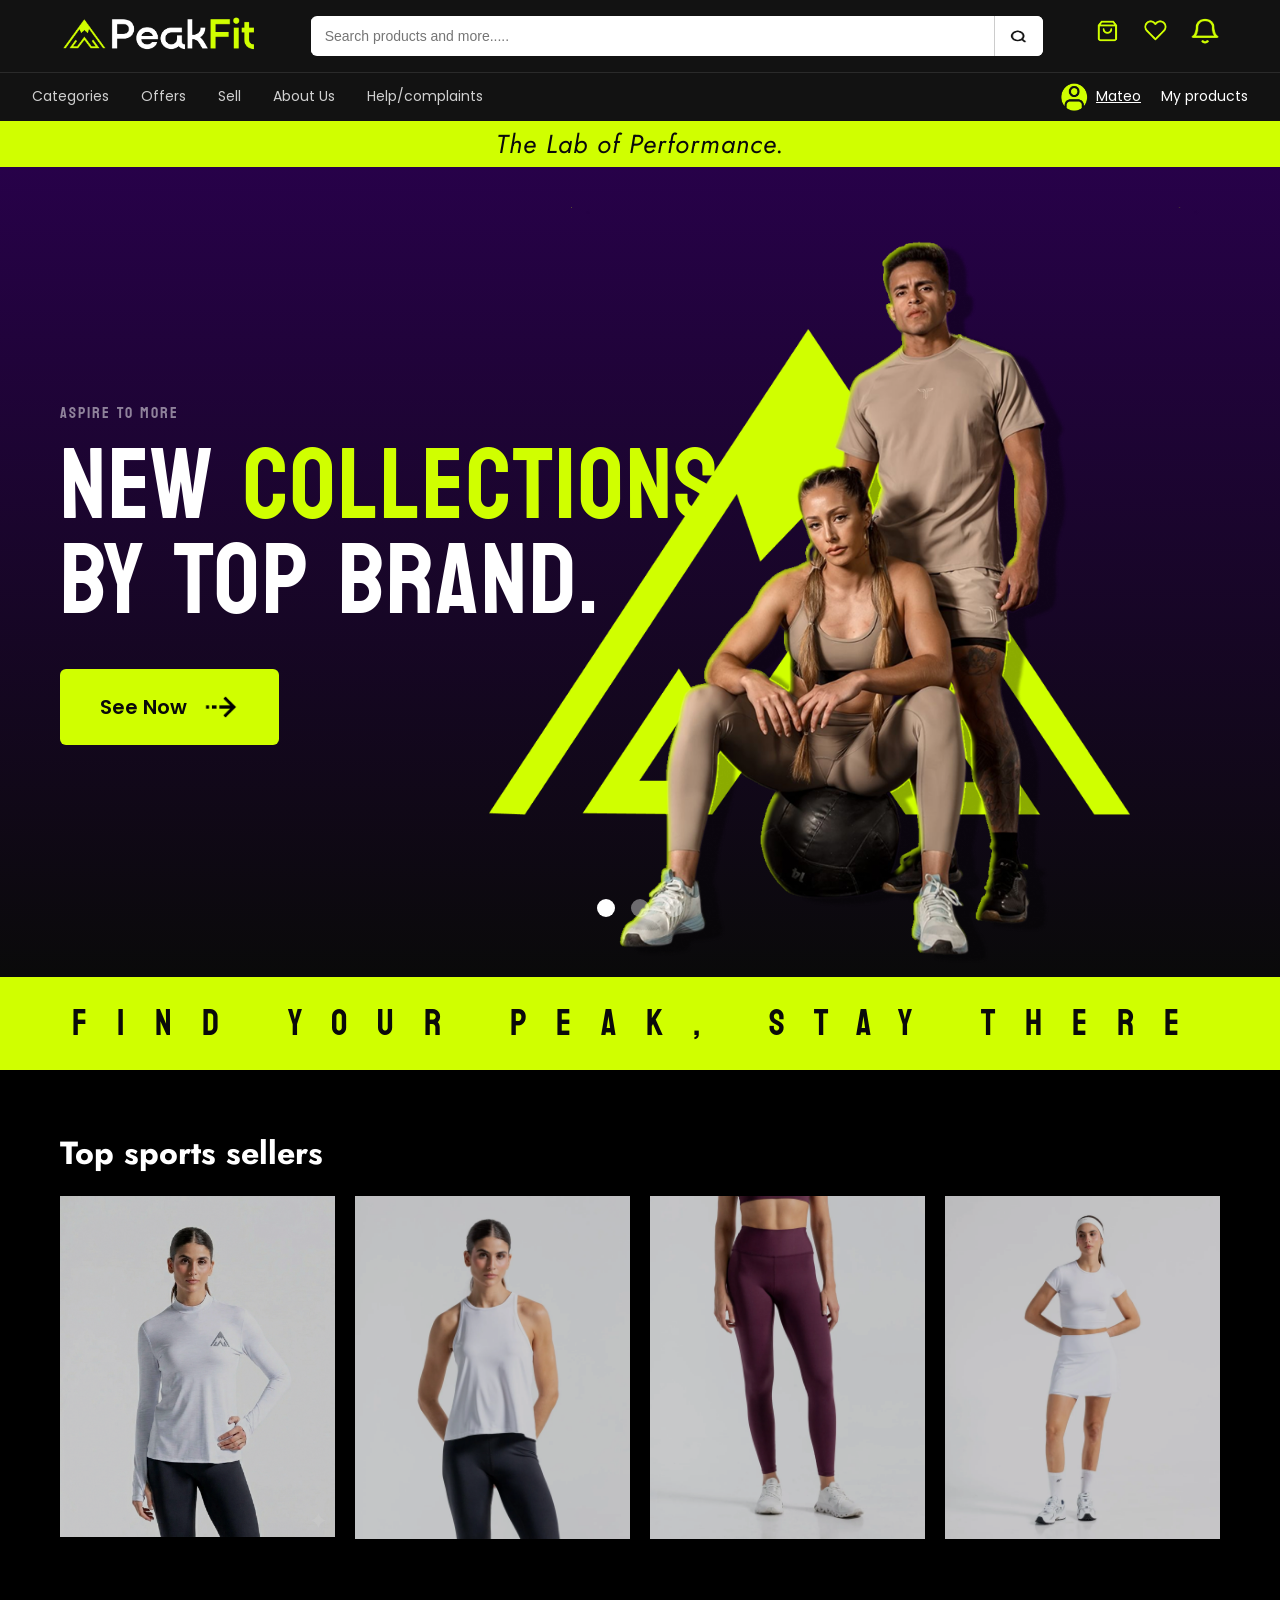
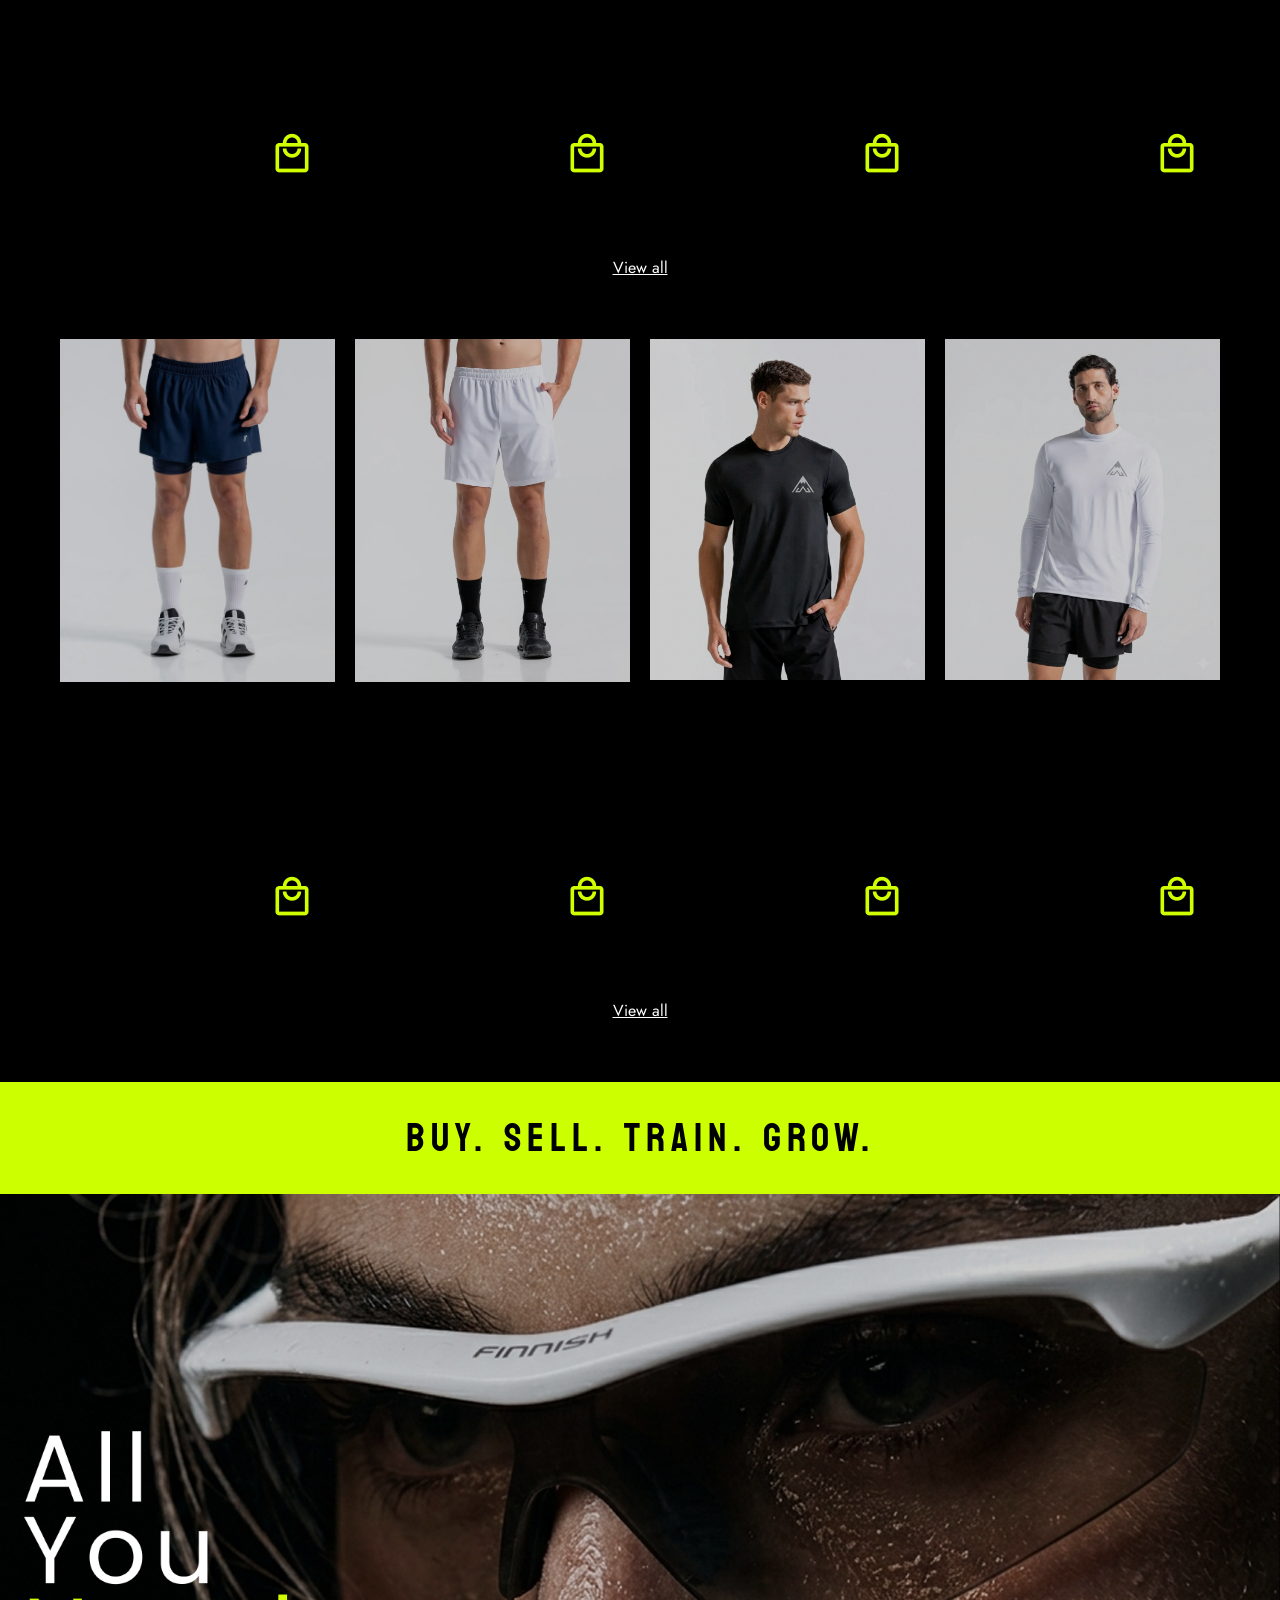
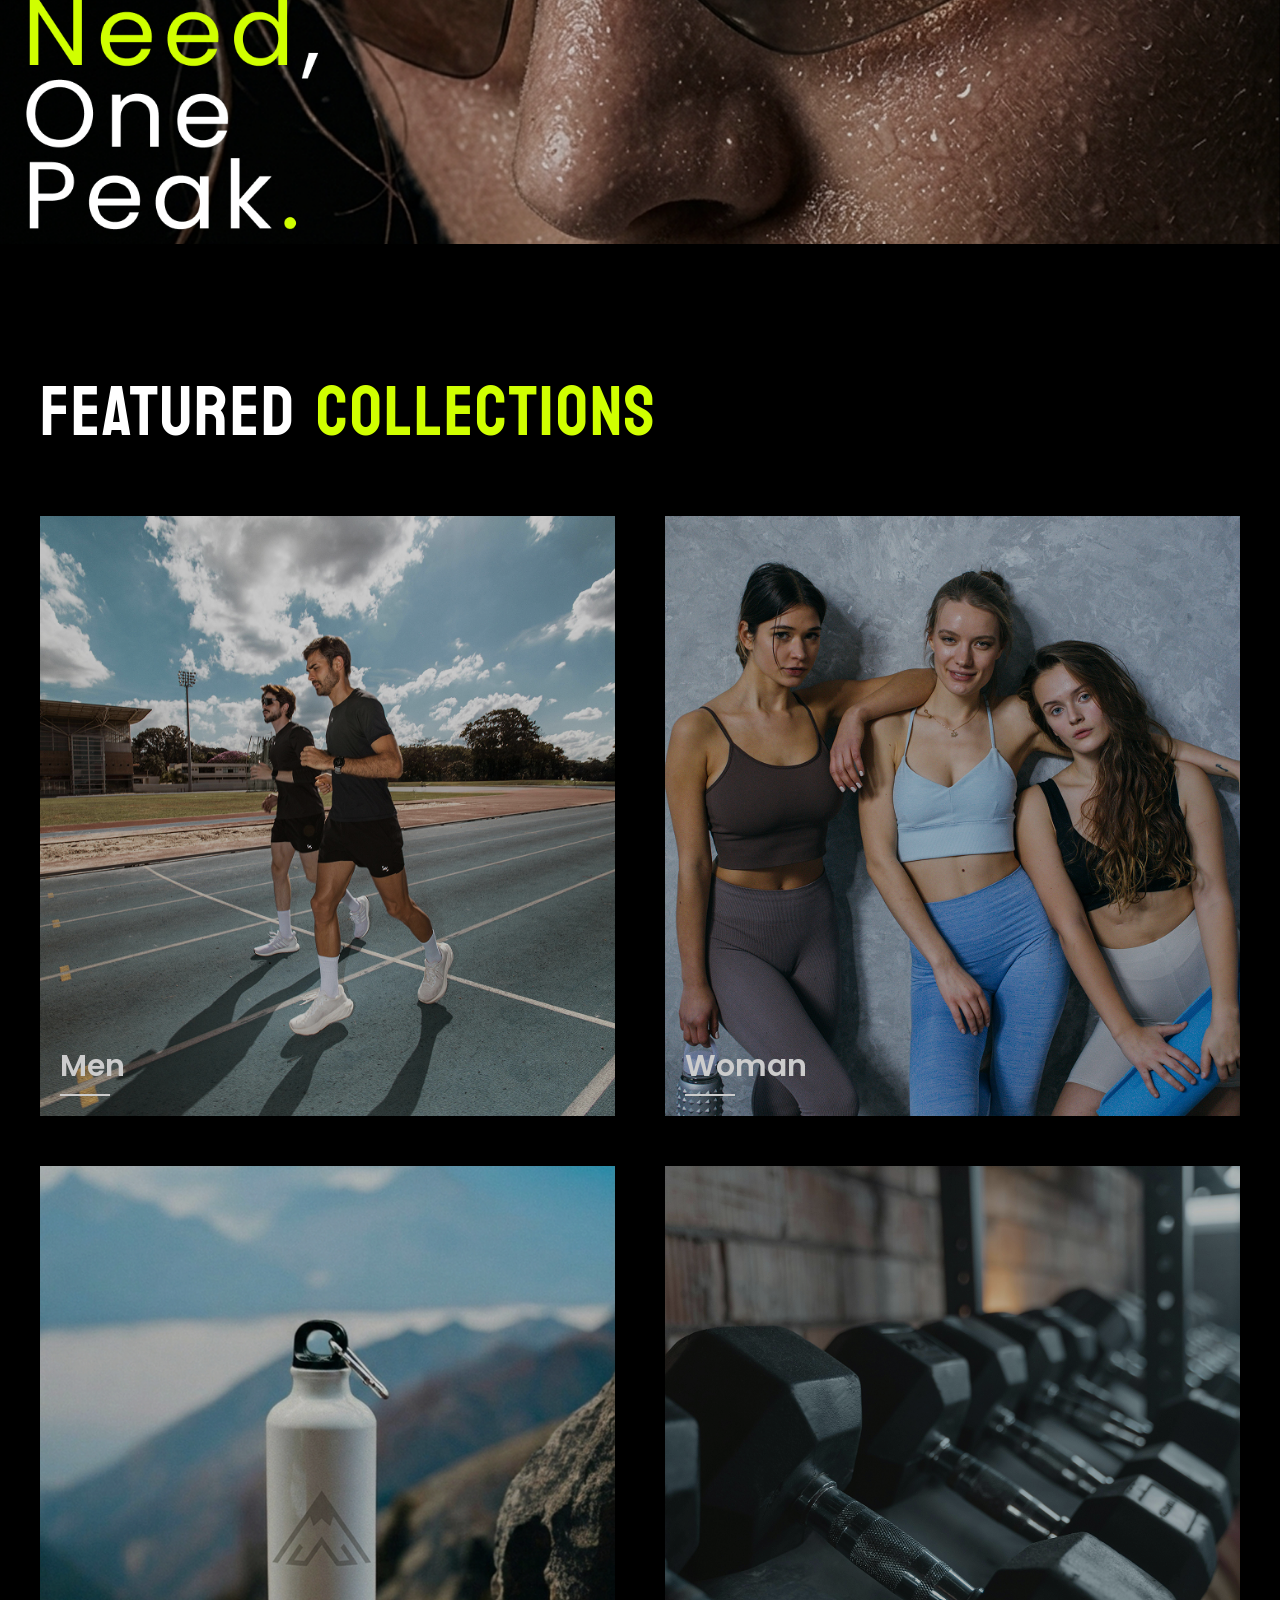
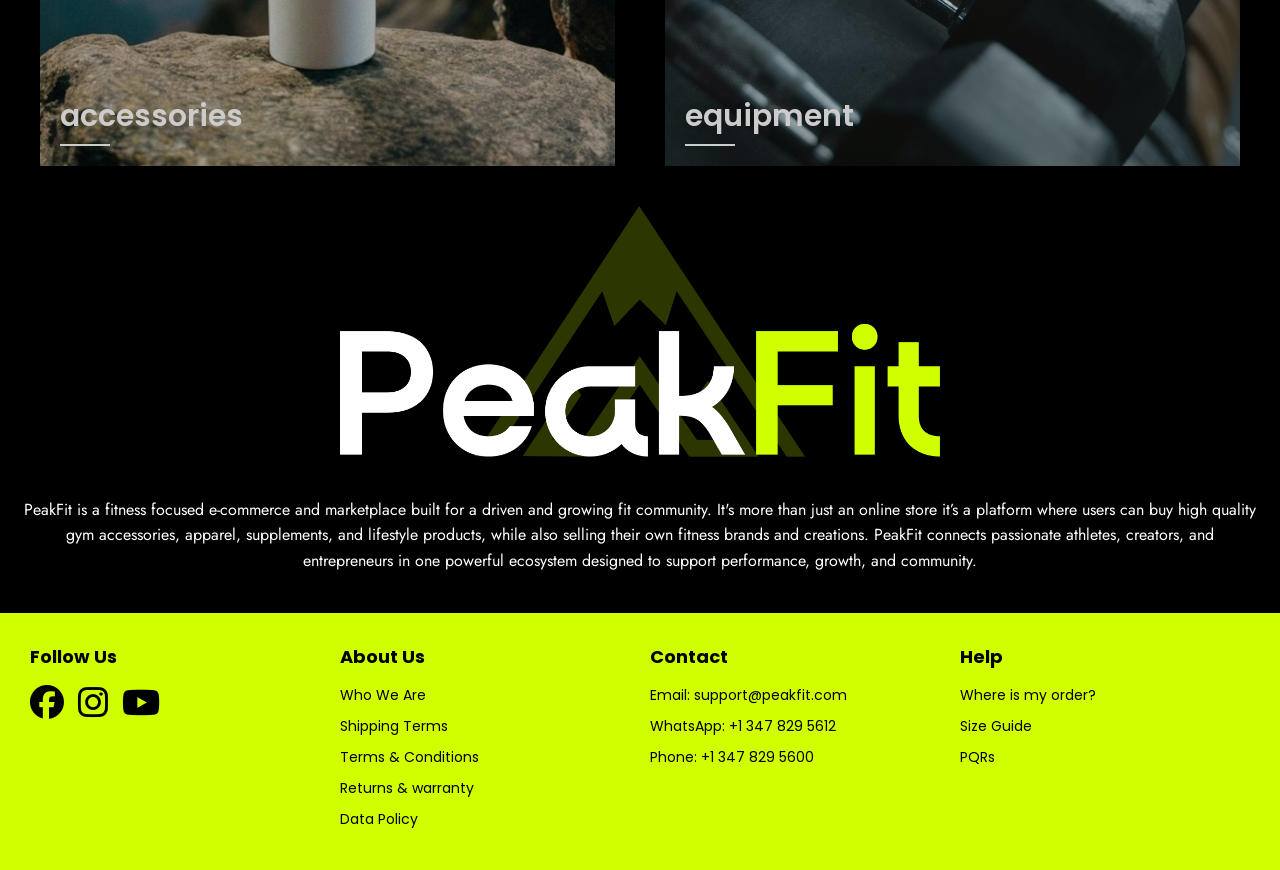
<file: index.html>
<!DOCTYPE html>
<html lang="es">

<head>
  <meta charset="UTF-8">
  <meta name="viewport" content="width=device-width, initial-scale=1.0">

  <title>PeakFit</title>

  <!-- Fuente poppins -->
  <link href="https://fonts.googleapis.com/css2?family=Poppins:wght@400;600;700&display=swap" rel="stylesheet">

  <!-- Estilos -->
  <link rel="stylesheet" href="styles/global.css">
  <link rel="stylesheet" href="styles/header.css">
  <link rel="stylesheet" href="styles/hero.css">
  <link rel="stylesheet" href="styles/productos.css">
  <link rel="stylesheet" href="styles/footer.css">
  <link rel="stylesheet" href="https://cdnjs.cloudflare.com/ajax/libs/font-awesome/6.5.0/css/all.min.css">
</head>

<body>

  <div id="app"></div>
  <div id="products"></div>
  <section id="collections-section"> </section>
  <footer id="footer"></footer>

  <!-- Scripts -->
  <script src="components/header.js"></script>
  <script src="components/hero.js"></script>
  <script src="components/productos.js"></script>
  <script src="components/footer.js"></script>

</body>

</html>
</file>
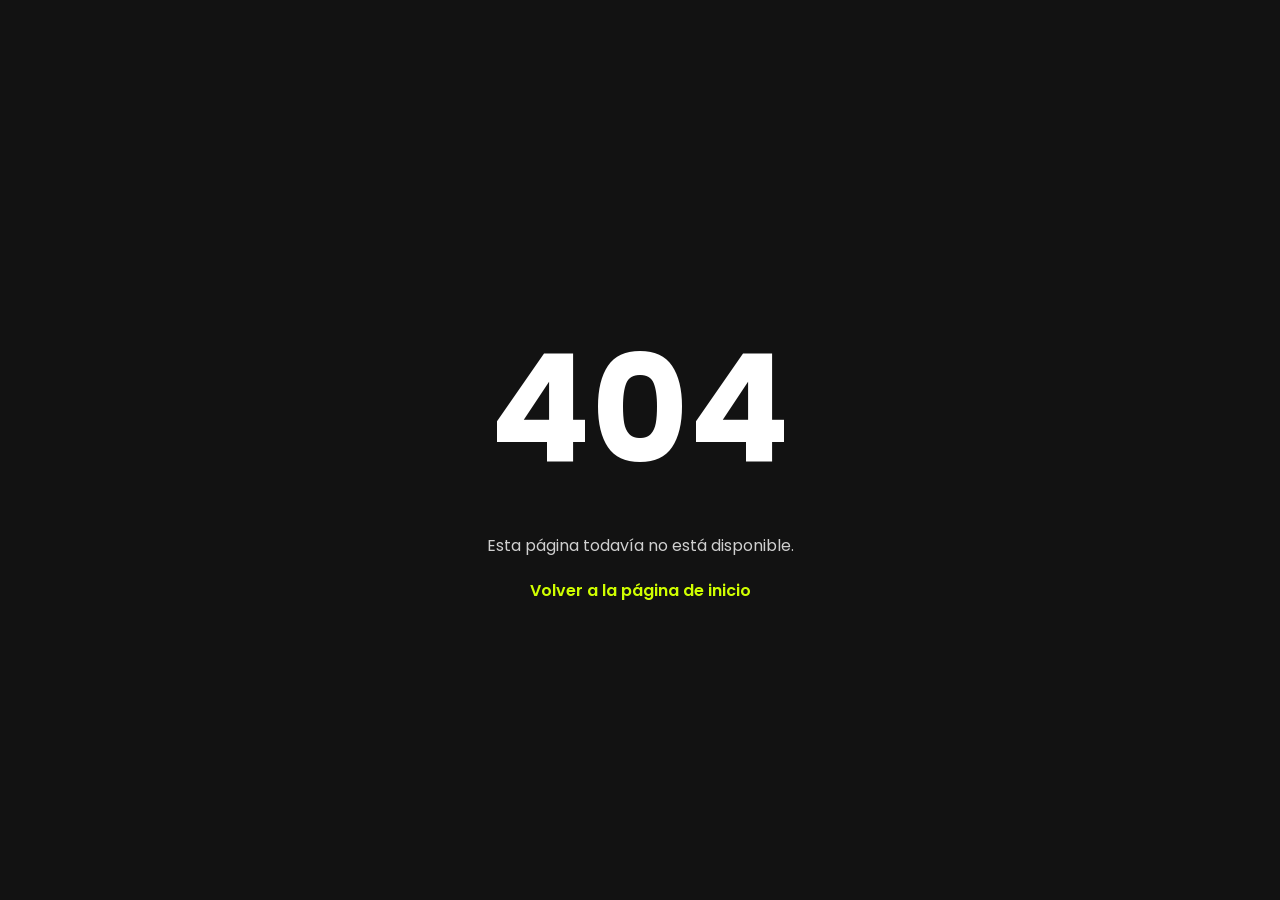
<file: html/cart.html>
<!DOCTYPE html>
<html lang="es">

<head>
<meta charset="UTF-8">
<title>Página no disponible</title>

<link href="https://fonts.googleapis.com/css2?family=Poppins:wght@400;600&display=swap" rel="stylesheet">

<style>

body{
font-family:'Poppins', sans-serif; /* Tipografía principal */
background-color:#121212;
color:white;
display:flex;
flex-direction:column; /* Organiza los elementos en columna */
justify-content:center;
align-items:center;
height:100vh;
margin:0;
text-align:center;
}

/* número 404 */
h1{
font-size:150px;
margin:0;
}

/* Estilo del mensaje debajo del 404 */
p{
margin:10px 0 20px 0;
opacity:0.8;
}

/* enlace para volver al inicio */
a{
color:#D0FF00;
text-decoration:none;
font-weight:600;
}

</style>

</head>

<body>

<h1>404</h1>

<p>Esta página todavía no está disponible.</p>

<!-- Botón/enlace para regresar al inicio -->
<a href="../index.html">Volver a la página de inicio</a>

</body>

</html>
</file>
<file: styles/global.css>
* {
  margin: 0;
  padding: 0;
  box-sizing: border-box;
}

body {
  background: #0a0a0a;
  color: white;
  font-family: sans-serif;

}
body {
  overflow-x: hidden;
}
</file>
<file: styles/header.css>
/* header.css - Jisell Castro */

/* GENERAL */
.header {
  background-color: #121212;
  color: white;
  font-family: 'Poppins', sans-serif;
}

/* Logo, buscador e iconos */
.top-header {
  display: flex;
  align-items: center;
  justify-content: space-between;
  padding: 14px 60px 14px 60px;
  gap: 10px;
}

/* LOGO */
.logo {
  display: flex;
  align-items: center;
  gap: 10px;
  font-size: 24px;
  font-weight: bold;
  color: white;
  white-space: nowrap;
}

.logo img {
  width: 200px;
  height: auto;
}

.logo span {
  color: #D0FF00;
}

/* BUSCADOR */
.search-box {
  flex: 0.9;
  display: flex;
  align-items: center;
  background: white;
  border-radius: 6px;
  overflow: hidden;
}

.search-box input {
  flex: 1;
  padding: 9px 14px;
  border: none;
  outline: none;
  font-size: 14px;
  color: #333;
}

.search-box button {
  background: white;
  border: none;
  border-left: 1px solid #ccc;
  padding: 9px 13px;
  cursor: pointer;
  display: flex;
  align-items: center;
}

.search-box button img {
  width: 22px;
  height: 22px;
}

.search-box button img {
  width: 22px;
  height: 22px;
}

/* ICONOS: carrito, corazon y campana */
.icons {
  display: flex;
  align-items: center;
  gap: 18px;
}

.icons img {
  width: 30px;
  height: 30px;
  cursor: pointer;
}

/* Navegacion y usuario */
.bottom-header {
  display: flex;
  align-items: center;
  justify-content: space-between;
  padding: 10px 32px;
  border-top: 1px solid #2a2a2a;
}

/* links de navegacion */
.nav-links {
  display: flex;
  gap: 32px;
}

.nav-links a {
  color: rgba(255, 255, 255, 0.8);
  text-decoration: none;
  font-size: 14px;
}

.nav-links a:hover {
  color: white;
}

/* usuario */
.user-section {
  display: flex;
  align-items: center;
  gap: 20px;
}

.user-info {
  display: flex;
  align-items: center;
  gap: 8px;
  font-size: 14px;
  color: white;
}

.user-info img {
  width: 28px;
  height: 28px;
}

.my-products {
  font-size: 14px;
  color: white;
  cursor: pointer;
}


/* Responsive de tablet */
@media (max-width: 1024px) {

  .top-header {
    flex-wrap: wrap;
    padding: 14px 40px;
    gap: 10px;
  }

  .logo img {
    width: 150px;
  }

  .search-box {
    flex: 1;
    width: 100%;
  }

  .icons img {
    width: 26px;
    height: 26px;
  }

  .bottom-header {
    flex-direction: column;
    align-items: flex-start;
    padding: 10px 40px;
    gap: 10px;
  }

  .nav-links {
    flex-wrap: wrap;
    gap: 24px;
  }

  .user-section {
    gap: 16px;
  }

}


/* Responsive para celular */
@media (max-width: 480px) {

  .top-header {
    padding: 10px 16px;
  }

  .logo img {
    width: 80px;
  }

  .icons {
    gap: 12px;
  }

  .icons img {
    width: 20px;
    height: 20px;
  }

  .nav-links {
    gap: 12px;
  }

  .nav-links a {
    font-size: 12px;
  }

  .search-box button img {
    width: 18px;
    height: 18px;
  }

}
</file>
<file: styles/hero.css>
/* hero.css - Daniels Arias */
@import url('https://fonts.googleapis.com/css2?family=Bayon&family=Jost:ital,wght@1,400&family=Poppins:wght@600&display=swap');

/* BANNER SUPERIOR */
.hero-top-banner {
  background: #D0FF00;
  text-align: center;
  padding: 4px;
  font-family: 'Jost', sans-serif;
  font-style: italic;
  font-size: 26px;
  color: #0a0a0a;
  letter-spacing: 1px;
}

/* HERO */
.hero {
  position: relative;
  width: 100%;
  height: 90vh;
  background: linear-gradient(to bottom, #270149 0%, #0a0a0a 100%);
  overflow: hidden;
  display: flex;
  align-items: center;
}

/* LOGO FONDO */
.hero-bg-logo {
  position: absolute;
  right: 150px;
  top: 50%;
  transform: translateY(-50%);
  height: 60%;
  opacity: 1;
  z-index: 1;
}

/* IMAGEN ATLETA */
.hero-atleta {
  position: absolute;
  right: 80px;
  bottom: 0;
  height: 95%;
  z-index: 2;
  transition: opacity 0.4s ease-in-out;
}

/* CONTENIDO TEXTO */
.hero-content {
  position: relative;
  z-index: 3;
  padding: 0 60px;
}

.hero-aspire {
  font-family: 'Bayon', sans-serif;
  font-size: 16px;
  color: rgba(255, 255, 255, 0.5);
  letter-spacing: 2px;
  text-transform: uppercase;
  margin-bottom: 12px;
}

.hero-titulo {
  font-family: 'Bayon', sans-serif;
  font-size: 100px;
  color: white;
  line-height: 0.95;
  text-transform: uppercase;
  margin-bottom: 40px;
  transition: opacity 0.4s ease-in-out;
  letter-spacing: 2px;
  font-weight: 100;
}

.hero-titulo span {
  color: #D0FF00;
}

/* BOTÓN */
.hero-btn {
  background: #D0FF00;
  border: none;
  padding: 20px 40px;
  font-family: 'Poppins', sans-serif;
  font-size: 20px;
  font-weight: 600;
  color: #0a0a0a;
  cursor: pointer;
  border-radius: 6px;
  transition: background 0.2s;
  display: flex;
  align-items: center;
  gap: 16px;
}

.hero-btn:hover {
  background: white;
}

.hero-btn-flecha {
  width: 36px;
  height: 36px;
  object-fit: contain;
}

/* PUNTOS */
.hero-dots {
  position: absolute;
  bottom: 60px;
  left: 50%;
  transform: translateX(-50%);
  display: flex;
  gap: 16px;
  z-index: 4;
}

.hero-dot {
  width: 18px;
  height: 18px;
  border-radius: 50%;
  background: rgba(255, 255, 255, 0.4);
  border: none;
  cursor: pointer;
  transition: background 0.3s;
}

.hero-dot.active {
  background: white;
}

/* BANNER INFERIOR */
.hero-bottom-banner {
  background: #D0FF00;
  padding: 14px;
  text-align: center;
  font-family: 'Bayon', sans-serif;
  font-size: 36px;
  color: #0a0a0a;
  letter-spacing: 30px;
  text-transform: uppercase;
}

/* TABLET */
@media (max-width: 1024px) {
  .hero {
    height: 80vh;
    min-height: 560px;
  }

  .hero-bg-logo {
    right: 60px;
    height: 50%;
  }

  .hero-atleta {
    right: 20px;
    height: 80%;
  }

  .hero-content {
    padding: 0 40px;
    max-width: 55%;
  }

  .hero-titulo {
    font-size: 72px;
  }

  .hero-btn {
    padding: 16px 28px;
    font-size: 17px;
  }

  .hero-bottom-banner {
    font-size: 28px;
    letter-spacing: 16px;
  }
}

/* PHONE */
@media (max-width: 767px) {
  .hero-top-banner {
    font-size: 16px;
    padding: 6px 12px;
  }

  .hero {
    height: 100svh;
    min-height: 600px;
    flex-direction: column;
    align-items: stretch;
    justify-content: flex-start;
    background: linear-gradient(to bottom, #270149 0%, #0a0a0a 100%);
  }

  .hero-bg-logo {
    top: 18%;
    right: 50%;
    transform: translateX(50%);
    height: 38%;
    opacity: 1;
    z-index: 1;
  }

  .hero-atleta {
    position: absolute;
    top: 8%;
    left: 0;
    right: 0;
    width: 100%;
    height: 55%;
    object-fit: contain;
    object-position: bottom center;
    z-index: 2;
  }

  .hero-content {
    position: absolute;
    bottom: 90px;
    left: 0;
    right: 0;
    z-index: 3;
    padding: 0 28px;
    max-width: 100%;
    background: transparent;
  }

  .hero-aspire {
    font-size: 11px;
    letter-spacing: 3px;
    margin-bottom: 10px;
    color: rgba(255, 255, 255, 0.45);
  }

  .hero-titulo {
    font-size: 44px;
    line-height: 0.93;
    margin-bottom: 24px;
  }

  .hero-btn {
    padding: 16px 28px;
    font-size: 15px;
    gap: 10px;
    width: 100%;
    justify-content: center;
  }

  .hero-btn-flecha {
    width: 26px;
    height: 26px;
  }

  .hero-dots {
    position: absolute;
    bottom: 36px;
    left: 50%;
    transform: translateX(-50%);
    justify-content: center;
    gap: 10px;
    z-index: 4;
  }

  .hero-dot {
    width: 10px;
    height: 10px;
  }

  .hero-bottom-banner {
    font-size: 14px;
    letter-spacing: 6px;
    padding: 12px 16px;
  }
}
</file>
<file: styles/productos.css>
/* productos.css - Jeronimo Escobar */

@import url('https://fonts.googleapis.com/css2?family=Poppins:wght@500&family=Bayon&display=swap');

.productos {
  padding: 60px;
}

.titulo {
  font-size: 32px;
  margin-bottom: 20px;
}

.grid {
  display: grid;
  grid-template-columns: repeat(4, 1fr);
  gap: 20px;
  margin-bottom: 20px;
}

.card {
  position: relative;
  overflow: hidden;
}

/* IMÁGENES */
.img-container {
  position: relative;
}

.img1, .img2 {
  width: 100%;
  height: 460px;
  object-fit: cover;
  display: block;
  transition: opacity 0.3s ease;
}

.img2 {
  position: absolute;
  top: 0;
  left: 0;
  opacity: 0;
}

/* HOVER IMAGEN */
.card:hover .img2 {
  opacity: 1;
}

.card:hover .img1 {
  opacity: 0;
}

/* INFO (APARECE SOLO EN HOVER) */
.info {
  position: absolute;
  bottom: 0;
  left: 0;
  width: 100%;
  background: black;
  padding: 8px 44px 8px 8px; /* padding-right deja espacio para el icono */
  opacity: 0;
  transition: opacity 0.3s ease;
  box-sizing: border-box;
}

.card:hover .info {
  opacity: 1;
}

.nombre {
  font-size: 13px;
}

.precio {
  font-size: 13px;
  color: #ccff00;
}

/* ICONO */
.icono {
  position: absolute;
  bottom: 10px;
  right: 10px;
  z-index: 2; /* siempre encima del .info */
}

.icono img {
  width: 35px;
  height: auto;
  display: block;
}

/* VIEW ALL */
.view-all {
  text-align: center;
  margin: 60px 0;
  text-decoration: underline;
  cursor: pointer;
}

.view-all:hover {
  color:#6a8306;
  scale: 1.05;
}

/* BANNER */
.banner {
  background: #ccff00;
  color: black;
  text-align: center;
  padding: 20px;
  font-family: 'Bayon', sans-serif;
  letter-spacing: 6px;
  margin-top: 40px;
  font-size: 40px;
}

/* PRODUCTOS HERO */
.productos-hero {
  position: relative;
  margin-top: 0px;
}

.productos-hero img {
  width: 100vw;
  height: auto;
}

.banner,
.productos-hero {
  width: 100vw;
  margin-left: calc(-50vw + 50%);
}

/* TABLET */
@media (max-width: 1024px) {

  .productos {
    padding: 40px;
  }

  .grid {
    grid-template-columns: repeat(2, 1fr);
  }

  .img1, .img2 {
    height: 320px;
  }

  .titulo {
    font-size: 28px;
  }

  .banner {
    font-size: 24px;
    letter-spacing: 5px;
  }

  .icono img {
    width: 30px;
  }

  .info {
    padding: 8px 40px 8px 8px;
  }

  .nombre {
    font-size: 12px;
  }

  .precio {
    font-size: 12px;
  }
}

/* MÓVIL */
@media (max-width: 600px) {

  .productos {
    padding: 16px;
  }

  .grid {
    grid-template-columns: repeat(2, 1fr);
    gap: 10px;
  }

  .img1, .img2 {
    height: 200px;
  }

  .titulo {
    font-size: 22px;
    text-align: center;
    margin-bottom: 14px;
  }

  .view-all {
    font-size: 13px;
    margin: 30px 0;
  }

  .banner {
    font-size: 16px;
    letter-spacing: 3px;
    padding: 10px;
  }

  /* icono más pequeño en móvil */
  .icono img {
    width: 24px;
  }

  .icono {
    bottom: 8px;
    right: 8px;
  }

  /* info no se mete detrás del icono */
  .info {
    padding: 6px 36px 6px 6px;
  }

  .nombre {
    font-size: 11px;
  }

  .precio {
    font-size: 11px;
  }
}
</file>
<file: styles/footer.css>
@import url("https://fonts.googleapis.com/css2?family=Bayon&family=Jost:ital,wght@0,400;1,400&family=Poppins:wght@600&display=swap");

body {
  background: black;
  color: white;
  font-family: "Jost", sans-serif;
  font-style: normal;
  font-weight: 400;
  
  
}

.collections-title {
  text-align: left;
  font-size: 70px;
  font-family: "Bayon", sans-serif;
  letter-spacing: 2px;

  margin: 40px;
  font-weight: 100;
}

.collections-title span {
  color: #d0ff00;
}

.collections-container {
  display: grid;
  grid-template-columns: repeat(2, 1fr);
  gap: 50px;
  margin-right: 40px;
  margin-left: 40px;
}

.card {
  position: relative;
  overflow: hidden;
  height: 600px;
  cursor: pointer;
}

.card img {
  width: 100%;
  height: 100%;
  object-fit: cover;
  transition: transform 0.5s ease;
}

.overlay {
  position: absolute;
  bottom: 20px;
  left: 20px;
}

.overlay h3 {
  font-family: "Poppins", sans-serif;
  font-size: 30px;
  font-weight: 600;
  margin-bottom: 5px;
  transition: color 0.3s ease;
}

.line {
  display: block;
  width: 50px;
  height: 2px;
  background: white;
  transition:
    width 0.4s ease,
    background 0.3s ease;
}

.card:hover img {
  transform: scale(1.2);
}

.card:hover h3 {
  color: #d0ff00;
}

.card:hover .line {
  width: 200px;
  background: #d0ff00;
}

.card::after {
  content: "";
  position: absolute;
  inset: 0;
  background: rgba(0, 0, 0, 0.2);
  transition: 0.3s;
}

.card:hover::after {
  background: rgba(0, 0, 0, 0.4);
}
/* Footer Styles */
.footer-top {
  text-align: center;
  padding: 40px 20px;
  line-height: 1.6;
  
}

.logo-box {
  display: flex;
  justify-content: center;
  align-items: center;
  gap: 15px;
 font-style: normal;
}

.logo-box img {
  width: 600px;
  margin-bottom: 40px;
}

.footer-bottom {
  background: #d0ff00;
  color: black;
  display: grid;
  grid-template-columns: repeat(4, 1fr);
  padding: 30px;
  gap: 20px;
  font-family: poppins, sans-serif;
 

}

.footer-bottom ul {
  list-style: none;
  padding: 0;
  
}

.footer-bottom h4 {
  font-size: 18px;
  margin-bottom: 15px;
  font-family: "Poppins", sans-serif;
}

.footer-bottom li {
  margin-bottom: 10px;
  font-size: 14px;
  transition: color 0.3s ease;
  cursor: pointer;
}

.footer-bottom li:hover {
  color: #6a8306;
  scale: 1.01; 
}


.social i {
  margin-right: 10px;
  font-size: 34px;
  cursor: pointer;
  
}

.social i:hover {
  color: #6a8306;
  scale: 1.1;
}
/* Responsive Styles */

/* ==========================
   📱 TABLET (≤ 900px)
========================== */
@media (max-width: 900px) {

  .collections-title {
    font-size: 50px;
  }

  .collections-container {
    grid-template-columns: repeat(2, 1fr);
    gap: 30px;
  }

  .card {
    height: 400px;
  }

  /* footer */
  .footer-bottom {
    grid-template-columns: repeat(2, 1fr);
  }

  .logo-box img {
    width: 300px; 
  }
}

/* ==========================
   📱 MOBILE (≤ 500px)
========================== */
@media (max-width: 500px) {

  body {
    margin: 20px; /* menos margen en celular */
  }

  /* collections */
  .collections-title {
    font-size: 38px;
    padding-left: 0;
  }

  .collections-container {
    grid-template-columns: 1fr;
    gap: 20px;
  }

  .card {
    height: 280px;
  }

  .overlay h3 {
    font-size: 22px;
  }

  .line {
    width: 40px;
  }

  /* footer */
  .footer-bottom {
    grid-template-columns: 1fr;
    text-align: center;
    margin-left: -20px;
    margin-right: -20px;
    margin-bottom: -20px;
  }

  .footer-top {
    padding: 30px 10px;
  }

  .logo-box img {
    width: 150px;
  }

  .footer-bottom h4 {
    font-size: 16px;
  }

  .footer-bottom li {
    font-size: 13px;
  }

  .social i {
    font-size: 26px;
  }
}
</file>
